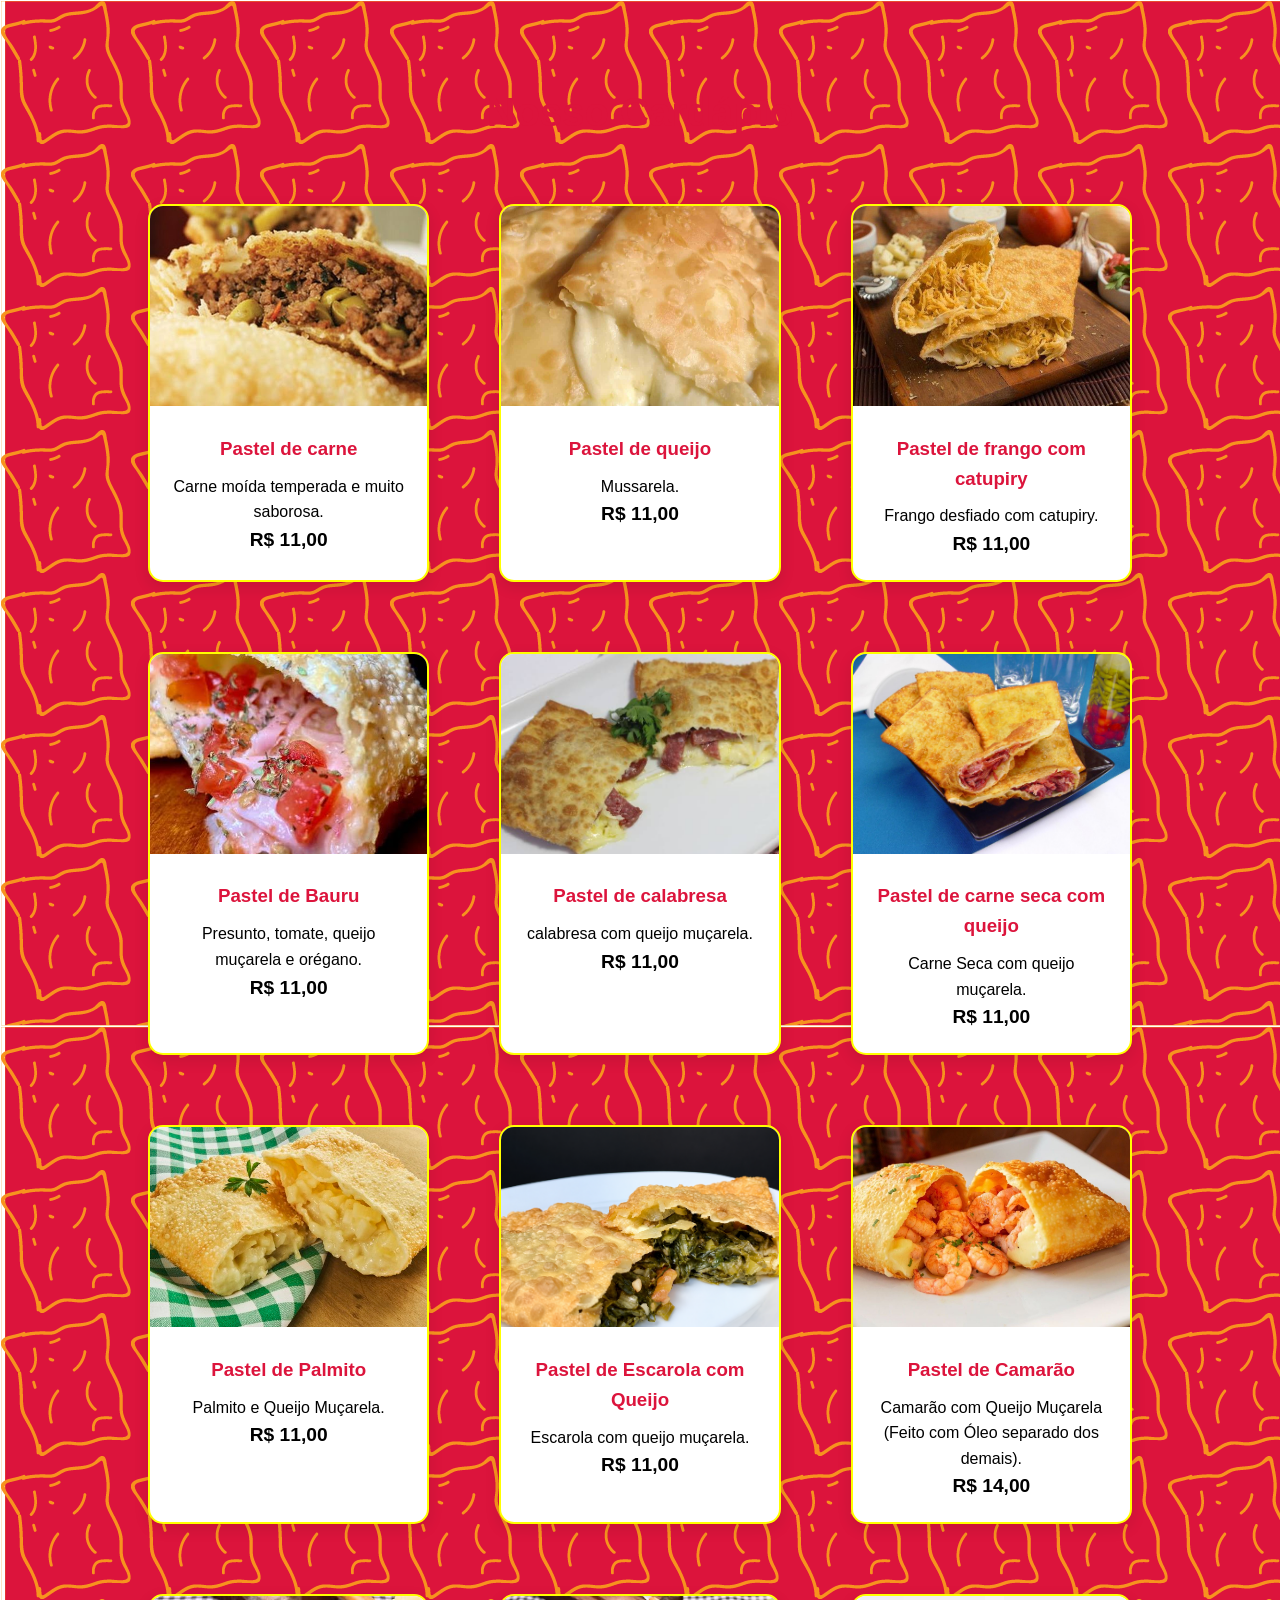
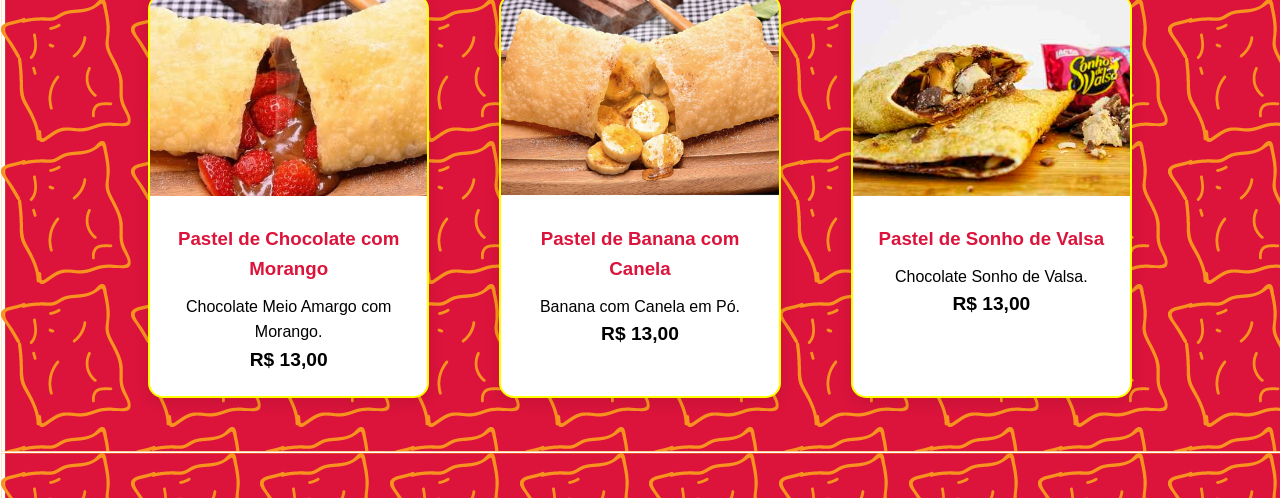
<file: cardapio.html>
<!DOCTYPE html>
<html lang="pt-br">
<head>
    <meta charset="UTF-8">
    <meta name="viewport" content="width=device-width, initial-scale=1.0">
    <title>Cardápio</title>
    <link rel="stylesheet" href="Estilo.css">
    <link rel="shortcut icon" href="favicon.ico" type="image/x-icon">

</head>
<body>
    <section class="menu" id="cardapio">
        <h2> Nosso Cardápio</h2>
        <div class="menu-grid">

            <div class="card" data-nome="pastel de carne" data-preco="11.00">
                <img src="Imagens/pastel de carne.jpg" alt="Pastel de Carne">
                <div class="card-content">
                    <h3>Pastel de carne</h3>
                    <p>Carne moída temperada e muito saborosa.</p>
                    <p class="valor">R$ 11,00</p>
                </div>
            </div>
            <div class="card" data-nome="pastel de queijo" data-preco="11.00">
                <img src="Imagens/pastel de queijo.jpg" alt="Pastel de Queijo">
                <div class="card-content">
                    <h3>Pastel de queijo</h3>
                    <p>Mussarela.</p>
                    <p class="valor">R$ 11,00</p>
                </div>
            </div>
            <div class="card" data-nome="pastel de frango" data-preco="11.00">
                <img src="Imagens/Pastel de Frango.jpg" alt="Pastel de Frango ">
                <div class="card-content">
                    <h3>Pastel de frango com catupiry</h3>
                    <p>Frango desfiado com catupiry.</p>
                    <p class="valor">R$ 11,00</p>
                </div>
            </div>
            <div class="card" data-nome="pastel de bauru" data-preco="11.00">
                <img src="Imagens/Pastel de Bauru.jpeg" alt="Pastel de Bauru">
                <div class="card-content">
                    <h3>Pastel de Bauru</h3>
                    <p>Presunto, tomate, queijo muçarela e orégano.</p>
                    <p class="valor">R$ 11,00</p>
                </div>
            </div>
            <div class="card" data-nome="pastel de calabresa" data-preco="11.00">
                <img src="Imagens/Pastel de calabresa.jpeg" alt="Pastel de calabresa">
                <div class="card-content">
                    <h3>Pastel de calabresa</h3>
                    <p>calabresa com queijo muçarela.</p>
                    <p class="valor">R$ 11,00</p>
                </div>
            </div>
            <div class="card" data-nome="pastel de carne seca" data-preco="11.00">
                <img src="Imagens/Pastel de carne seca.jpg" alt="Pastel de Carne seca">
                <div class="card-content">
                    <h3>Pastel de carne seca com queijo</h3>
                    <p>Carne Seca com queijo muçarela.</p>
                    <p class="valor">R$ 11,00</p>
                </div>
            </div>
            <div class="card" data-nome="pastel de carne seca" data-preco="11.00">
                <img src="Imagens/Pastel  de palmito.jpg" alt="Pastel de Carne seca">
                <div class="card-content">
                    <h3>Pastel de Palmito</h3>
                    <p>Palmito e Queijo Muçarela.</p>
                    <p class="valor">R$ 11,00</p>
                </div>
            </div>
            <div class="card" data-nome="pastel de carne seca" data-preco="11.00">
                <img src="Imagens/Pastel de escarola.png" alt="Pastel de Carne seca">
                <div class="card-content">
                    <h3>Pastel de Escarola com Queijo</h3>
                    <p>Escarola com queijo muçarela.</p>
                    <p class="valor">R$ 11,00</p>
                </div>
            </div>
            <div class="card" data-nome="pastel de camarao" data-preco="14.00">
                <img src="Imagens/Pastel de camarão.jpg" alt="Pastel de Camarão">
                <div class="card-content">
                    <h3>Pastel de Camarão</h3>
                    <p>Camarão com Queijo Muçarela <br>(Feito com Óleo separado dos demais).</p>
                    <p class="valor">R$ 14,00</p>
                </div>
            </div><div class="card" data-nome="pastel de morango com chocolate" data-preco="13.00">
                <img src="Imagens/Pastel de MC.jpeg" alt="Pastel de Morango com Chocolate">
                <div class="card-content">
                    <h3>Pastel de Chocolate com Morango</h3>
                    <p>Chocolate Meio Amargo com Morango.</p>
                    <p class="valor">R$ 13,00</p>
                </div>
            </div>
            <div class="card" data-nome="pastel de banana com canela" data-preco="13.00">
                <img src="Imagens/Pastel de Banana Com Canela.png" alt="Pastel de Banana Com Canela">
                <div class="card-content">
                    <h3>Pastel de Banana com Canela</h3>
                    <p>Banana com Canela em Pó.</p>
                    <p class="valor">R$ 13,00</p>
                </div>
            </div>
            <div class="card" data-nome="pastel de sonho de valsa" data-preco="15.00">
                <img src="Imagens/Pastel de Sonho de Valsa.png" alt="Pastel de Sonho de Valsa">
                <div class="card-content">
                    <h3>Pastel de Sonho de Valsa</h3>
                    <p>Chocolate Sonho de Valsa.</p>
                    <p class="valor">R$ 13,00</p>
                </div>
            </div>
        </div> 
    <script src="script.js"></script>
</body>
</html>
</file>
<file: Estilo.css>
/* Reset */
* {
    margin: 0;
    padding: 0;
    box-sizing: border-box;
    text-decoration: none;
    list-style: none;
}

body {
    font-family: 'Poppins', sans-serif;
    background-color: white;
    color: black;
    line-height: 1.6;
    background-image: url(Imagens/construction-site.png);
}

/* Cabeçalho */
header {
    background-color: white;
    color: black;
    padding: 20px 10%;
    display: flex;
    justify-content:space-around;
    border-radius: 10vh;
    border: solid 4px;
    border-color: yellow;
}

.logo {
    font-size: 2rem;
    font-weight: bold;
    width: 10vh;
    
}
.btnC {
    width: 10%;
    background-color: transparent;
    border: none;
}
.btnC:hover {
    cursor: pointer;
}

nav ul {
    gap: 25px;
}

nav a{
    color: black;
    text-decoration: none;
    font-weight: 500;
    transition: 0.3s;
}
.menu-principal li{
    color: black;

}
.menu-principal li :hover{
    text-decoration: none;
    color: orange;
    font-size: 1.5rem;
    cursor: pointer;
    
}


/* Banner */
.home {
    background: linear-gradient(
        rgba(0, 0, 0, 0.5),
        rgba(0, 0, 0, 0.5)
    ),
    url("banner-pastel.jpg") center/cover;
    color: white;
    text-align: center;
    margin-top: 10vh;
    padding: 120px 20px;
}

.hero h1 {
    font-size: 3.5rem;
    margin-bottom: 15px;
}

.hero p {
    font-size: 1.2rem;
    margin-bottom: 25px;
}

.btn {
    display: inline-block;
    background: yellow;
    color: black;
    padding: 12px 28px;
    border-radius: 30px;
    text-decoration: none;
    font-weight: bold;
    transition: 0.3s;

}
.btn2{
    display:inline-block;
    background: yellow;
    color: black;
    padding: 12px 28px;
    border-radius: 30px;
    text-decoration: none;
    font-weight: bold; 
    transition: 0.3s;


}

.btn:hover {
    background: crimson;
    color: white;
}

/* Seção Cardápio */
.menu {
    padding: 80px 10%;
    text-align: center;
}

.menu h2 {
    color: crimson;
    margin-bottom: 40px;
    font-size: 2.5rem;
}

.menu-grid {
    display: grid;
    grid-template-columns: repeat(auto-fit, minmax(250px, 1fr));
    gap: 30px;
}

.card {
    background: white;
    border: 2px solid yellow;
    border-radius: 15px;
    overflow: hidden;
    transition: 0.3s;
    margin: 20px;
    box-shadow: 0 5px 15px rgba(0,0,0,0.1);
    cursor: pointer;
}

.card:hover {
    transform: translateY(-8px);
    border-color: crimson;
}


.card img {
    width: 100%;
    height: 200px;
    object-fit: cover;
}

.card-content {
    padding: 20px;
}

.card h3 {
    color: crimson;
    margin-bottom: 10px;
}

.valor {
    color: black;
    font-size: 1.2rem;
    font-weight: bold;
}

/* Sobre */
.sobreNos {
    background: #fff9d6;
    padding: 80px 10%;
    text-align: center;
}

.sobreNos h2 {
    color: crimson;
    margin-bottom: 20px;
}
.sobre-conteiner {
  display: flex;
}
.txt-sobre{
    padding: 15x;
    margin-top: 10vh;
    font-style: italic;
    font-size: 150%;
}
.maps{
  border-radius: 10%;
  border-color: aqua;
}

/* Contato */
.contact {
    padding: 80px 10%;
    text-align: center;
    background-color: white;
    margin-top: 10vh; 
}
.im
.contact h2 {
    color: crimson;
    margin-bottom: 25px;
}
.contato{
    border: solid yellow;
    background-color: white
}
.contact form {
    max-width: 600px;
    margin: auto;
}
.logos {
    width: 10%;
}

.contact input,
.contact textarea {
    width: 100%;
    padding: 12px;
    margin-bottom: 15px;
    border: 2px solid yellow;
    border-radius: 8px;
    outline: none;
}

.contact input:focus,
.contact textarea:focus {
    border-color: crimson;
}

/* Rodapé */
footer {
    background: black;
    color: white;
    text-align: center;
    padding: 25px;
}

footer span {
    color: yellow;
}

/* Responsividade */
@media (max-width: 768px) {
    header {
        flex-direction: column;
        gap: 15px;
    }

    .hero h1 {
        font-size: 2.5rem;
    }

    nav ul {
        flex-wrap: wrap;
        justify-content: center;
    }
}
</file>
